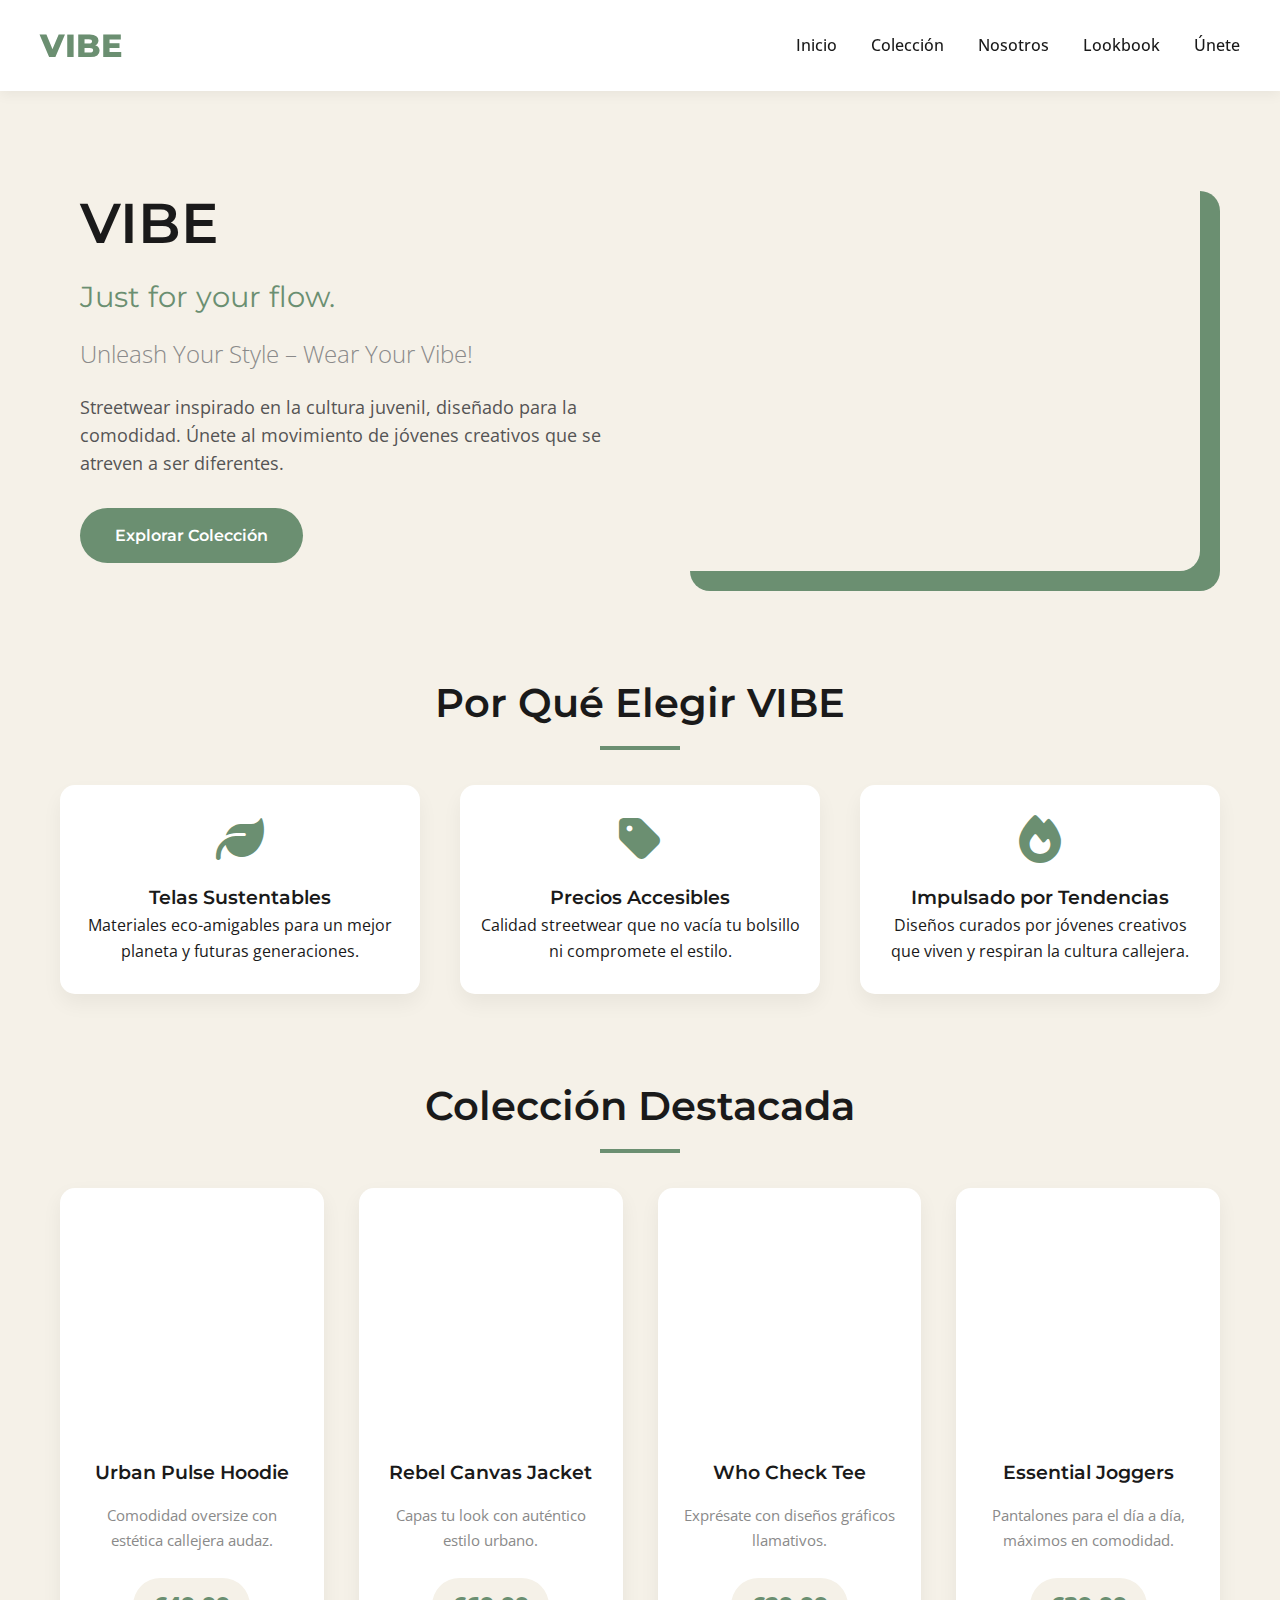
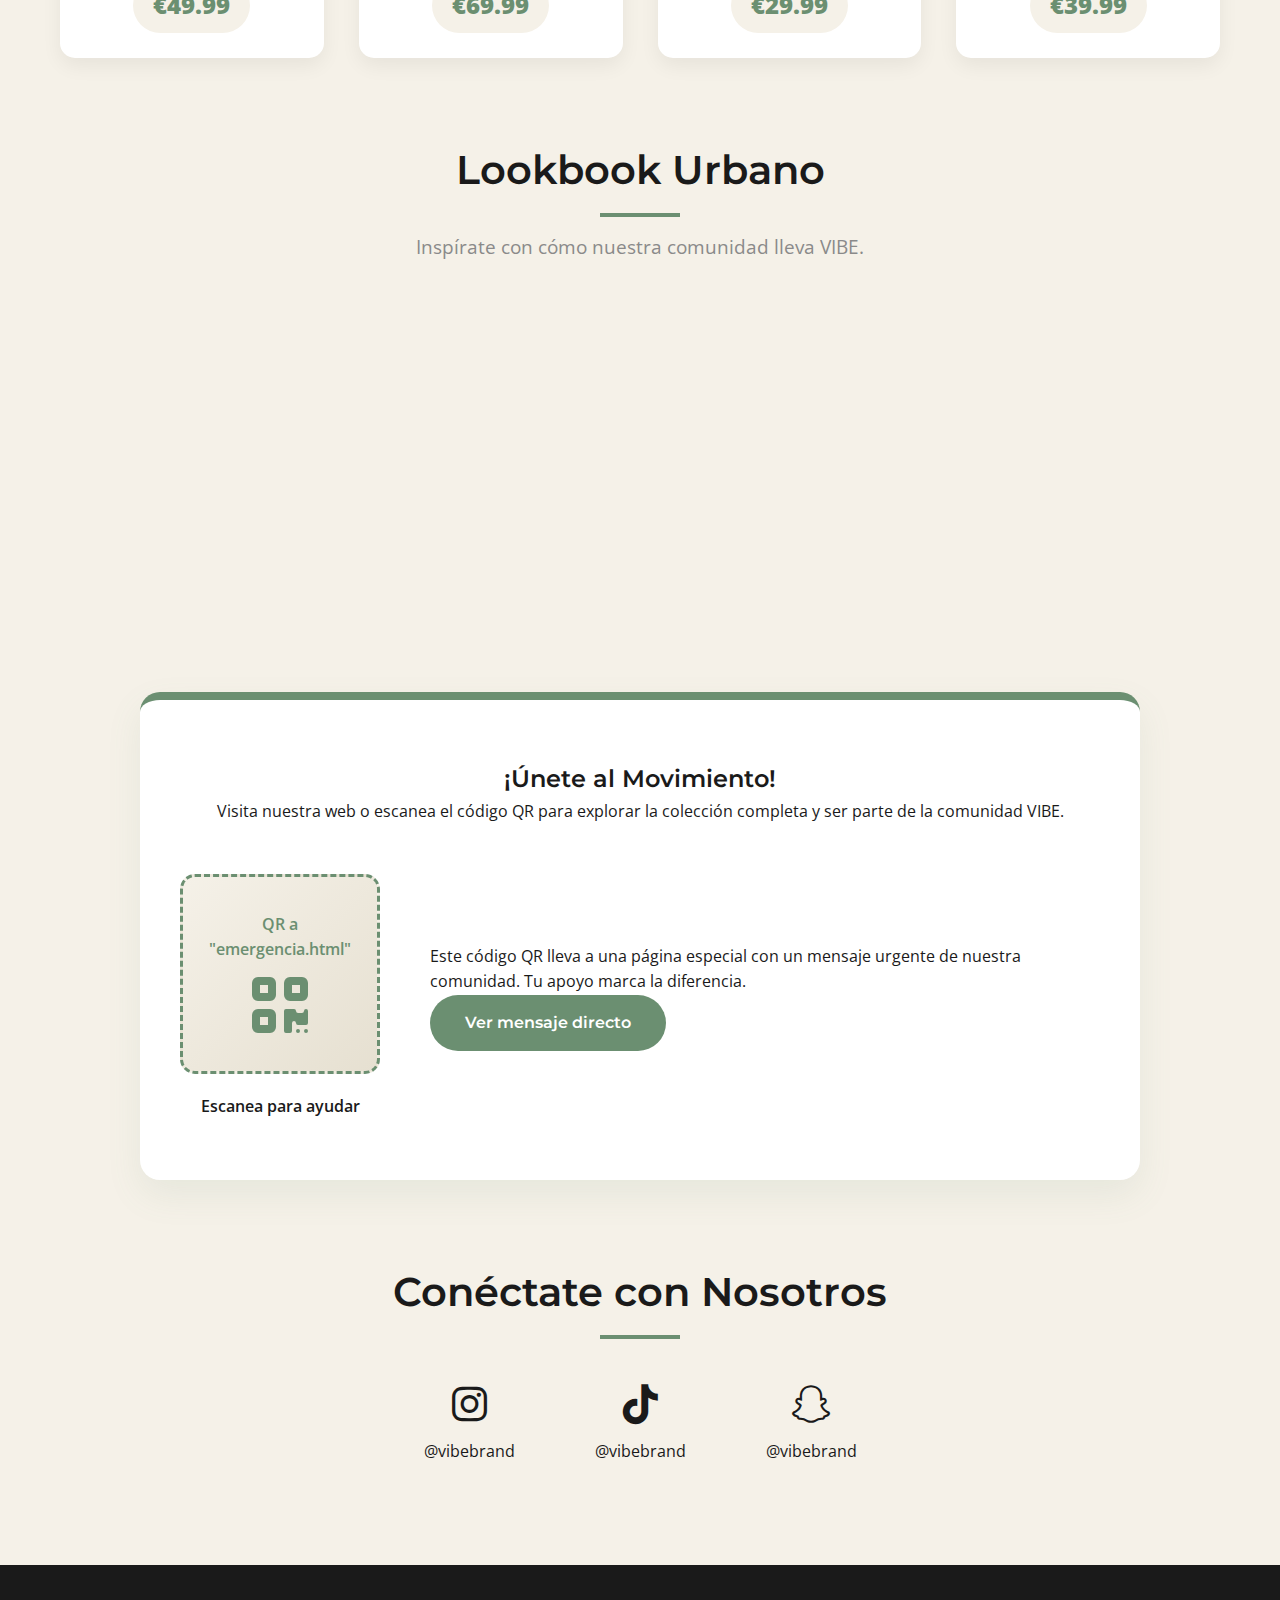
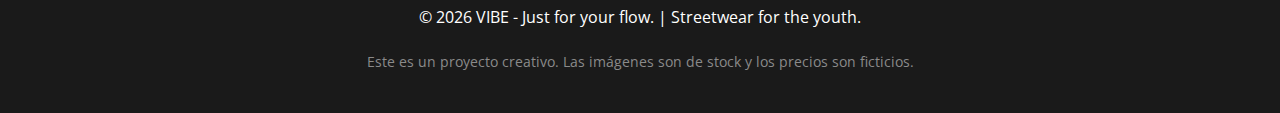
<file: index.html>
<!DOCTYPE html>
<html lang="es">
<head>
    <meta charset="UTF-8">
    <meta name="viewport" content="width=device-width, initial-scale=1.0">
    <title>VIBE | Just for your flow</title>
    <link rel="stylesheet" href="style.css">
    <link rel="preconnect" href="https://fonts.googleapis.com">
    <link rel="preconnect" href="https://fonts.gstatic.com" crossorigin>
    <link href="https://fonts.googleapis.com/css2?family=Montserrat:wght@400;600;800&family=Open+Sans:wght@300;400&display=swap" rel="stylesheet">
    <link rel="stylesheet" href="https://cdnjs.cloudflare.com/ajax/libs/font-awesome/6.4.0/css/all.min.css">
</head>
<body>
    <!-- Navegación -->
    <nav class="navbar">
        <div class="nav-contenedor">
            <a href="#" class="logo">VIBE</a>
            <div class="nav-links">
                <a href="#inicio">Inicio</a>
                <a href="#coleccion">Colección</a>
                <a href="#nosotros">Nosotros</a>
                <a href="#lookbook">Lookbook</a>
                <a href="#movimiento">Únete</a>
            </div>
        </div>
    </nav>

    <!-- Sección Hero -->
    <section id="inicio" class="hero">
        <div class="hero-contenido">
            <h1>VIBE <span class="subtitulo-hero">Just for your flow.</span></h1>
            <p class="eslogan">Unleash Your Style – Wear Your Vibe!</p>
            <p class="descripcion">Streetwear inspirado en la cultura juvenil, diseñado para la comodidad. Únete al movimiento de jóvenes creativos que se atreven a ser diferentes.</p>
            <a href="#coleccion" class="btn-hero">Explorar Colección</a>
        </div>
        <div class="hero-imagen">
            <!-- Imagen representativa -->
            <div class="imagen-fondo"></div>
        </div>
    </section>

    <!-- Sección Características -->
    <section id="nosotros" class="caracteristicas">
        <h2 class="seccion-titulo">Por Qué Elegir VIBE</h2>
        <div class="caracteristicas-grid">
            <div class="caracteristica">
                <i class="fas fa-leaf"></i>
                <h3>Telas Sustentables</h3>
                <p>Materiales eco-amigables para un mejor planeta y futuras generaciones.</p>
            </div>
            <div class="caracteristica">
                <i class="fas fa-tag"></i>
                <h3>Precios Accesibles</h3>
                <p>Calidad streetwear que no vacía tu bolsillo ni compromete el estilo.</p>
            </div>
            <div class="caracteristica">
                <i class="fas fa-fire"></i>
                <h3>Impulsado por Tendencias</h3>
                <p>Diseños curados por jóvenes creativos que viven y respiran la cultura callejera.</p>
            </div>
        </div>
    </section>

    <!-- Sección Colección Destacada -->
    <section id="coleccion" class="coleccion">
        <h2 class="seccion-titulo">Colección Destacada</h2>
        <div class="productos-grid">
            <!-- Producto 1 -->
            <div class="producto">
                <div class="producto-img" style="background-image: url('https://images.pexels.com/photos/6311478/pexels-photo-6311478.jpeg?auto=compress&cs=tinysrgb&w=600');"></div>
                <h3>Urban Pulse Hoodie</h3>
                <p>Comodidad oversize con estética callejera audaz.</p>
                <span class="precio">€49.99</span>
            </div>
            <!-- Producto 2 -->
            <div class="producto">
                <div class="producto-img" style="background-image: url('https://images.pexels.com/photos/9558699/pexels-photo-9558699.jpeg?auto=compress&cs=tinysrgb&w=600');"></div>
                <h3>Rebel Canvas Jacket</h3>
                <p>Capas tu look con auténtico estilo urbano.</p>
                <span class="precio">€69.99</span>
            </div>
            <!-- Producto 3 -->
            <div class="producto">
                <div class="producto-img" style="background-image: url('https://images.pexels.com/photos/4499773/pexels-photo-4499773.jpeg?auto=compress&cs=tinysrgb&w=600');"></div>
                <h3>Who Check Tee</h3>
                <p>Exprésate con diseños gráficos llamativos.</p>
                <span class="precio">€29.99</span>
            </div>
            <!-- Producto 4 -->
            <div class="producto">
                <div class="producto-img" style="background-image: url('https://images.pexels.com/photos/1183266/pexels-photo-1183266.jpeg?auto=compress&cs=tinysrgb&w=600');"></div>
                <h3>Essential Joggers</h3>
                <p>Pantalones para el día a día, máximos en comodidad.</p>
                <span class="precio">€39.99</span>
            </div>
        </div>
    </section>

    <!-- Sección Lookbook / Galería -->
    <section id="lookbook" class="lookbook">
        <h2 class="seccion-titulo">Lookbook Urbano</h2>
        <p class="seccion-subtitulo">Inspírate con cómo nuestra comunidad lleva VIBE.</p>
        <div class="galeria">
            <div class="galeria-item" style="background-image: url('https://images.pexels.com/photos/5916467/pexels-photo-5916467.jpeg?auto=compress&cs=tinysrgb&w=600');"></div>
            <div class="galeria-item" style="background-image: url('https://images.pexels.com/photos/914668/pexels-photo-914668.jpeg?auto=compress&cs=tinysrgb&w=600');"></div>
            <div class="galeria-item" style="background-image: url('https://images.pexels.com/photos/1183266/pexels-photo-1183266.jpeg?auto=compress&cs=tinysrgb&w=600');"></div>
            <div class="galeria-item" style="background-image: url('https://images.pexels.com/photos/8139400/pexels-photo-8139400.jpeg?auto=compress&cs=tinysrgb&w=600');"></div>
        </div>
    </section>

    <!-- Sección Únete + QR -->
    <section id="movimiento" class="movimiento">
        <div class="movimiento-contenido">
            <h2>¡Únete al Movimiento!</h2>
            <p>Visita nuestra web o escanea el código QR para explorar la colección completa y ser parte de la comunidad VIBE.</p>
            <div class="qr-accion">
                <div class="qr-contenedor">
                    <!-- ESPACIO PARA EL QR -->
                    <div class="qr-placeholder">
                        <p>QR a</p>
                        <p>"emergencia.html"</p>
                        <i class="fas fa-qrcode"></i>
                    </div>
                    <p class="qr-texto">Escanea para ayudar</p>
                </div>
                <div class="accion-texto">
                    <p>Este código QR lleva a una página especial con un mensaje urgente de nuestra comunidad. Tu apoyo marca la diferencia.</p>
                    <a href="emergencia.html" class="btn-secundario">Ver mensaje directo</a>
                </div>
            </div>
        </div>
    </section>

    <!-- Sección Redes Sociales -->
    <section class="redes">
        <h2 class="seccion-titulo">Conéctate con Nosotros</h2>
        <div class="redes-icons">
            <a href="#" class="red-icon" aria-label="Instagram">
                <i class="fab fa-instagram"></i>
                <span>@vibebrand</span>
            </a>
            <a href="#" class="red-icon" aria-label="TikTok">
                <i class="fab fa-tiktok"></i>
                <span>@vibebrand</span>
            </a>
            <a href="#" class="red-icon" aria-label="Snapchat">
                <i class="fab fa-snapchat-ghost"></i>
                <span>@vibebrand</span>
            </a>
        </div>
    </section>

    <!-- Pie de Página -->
    <footer>
        <p>&copy; 2026 VIBE - Just for your flow. | Streetwear for the youth.</p>
        <p class="footer-legal">Este es un proyecto creativo. Las imágenes son de stock y los precios son ficticios.</p>
    </footer>

    <script src="script.js"></script>
</body>
</html>
</file>
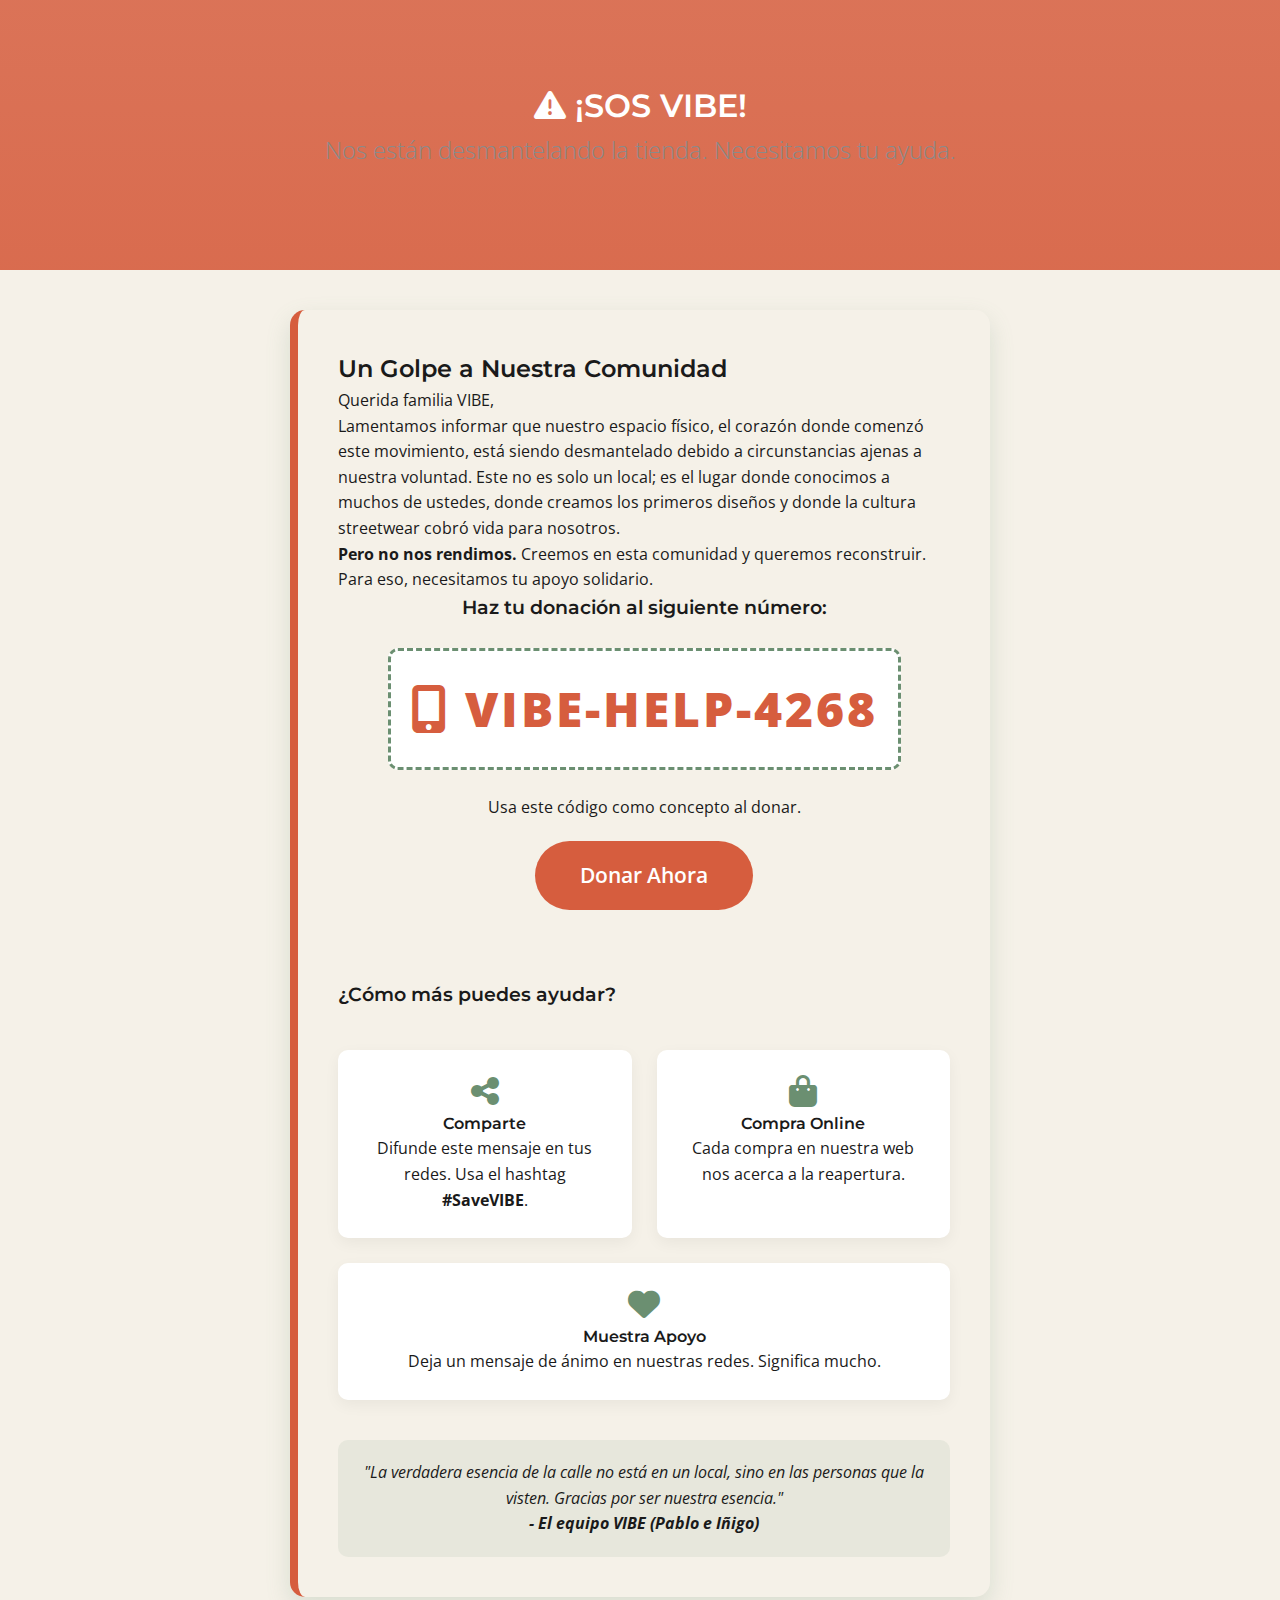
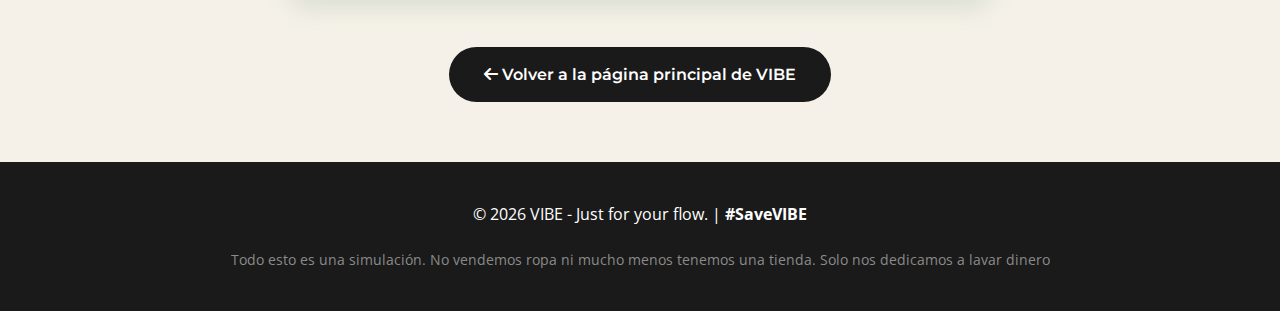
<file: emergencia.html>
<!DOCTYPE html>
<html lang="es">
<head>
    <meta charset="UTF-8">
    <meta name="viewport" content="width=device-width, initial-scale=1.0">
    <title>¡Ayuda a VIBE! - Emergencia</title>
    <link rel="stylesheet" href="style.css">
    <link href="https://fonts.googleapis.com/css2?family=Montserrat:wght@400;600;800&family=Open+Sans:wght@300;400&display=swap" rel="stylesheet">
    <link rel="stylesheet" href="https://cdnjs.cloudflare.com/ajax/libs/font-awesome/6.4.0/css/all.min.css">
    <style>
        /* Estilos específicos para la página de emergencia */
        .emergencia-hero {
            background: linear-gradient(rgba(214, 93, 62, 0.85), rgba(214, 93, 62, 0.9)), url('https://images.pexels.com/photos/4508751/pexels-photo-4508751.jpeg?auto=compress&cs=tinysrgb&w=1260&h=750&dpr=2') center/cover no-repeat;
            color: white;
            text-align: center;
            padding: 80px 20px;
            margin-bottom: 40px;
        }
        .emergencia-contenido {
            max-width: 700px;
            margin: 40px auto;
            padding: 40px;
            background-color: #F5F1E8;
            border-radius: 15px;
            box-shadow: 0 10px 25px rgba(107, 143, 113, 0.2);
            border-left: 8px solid #D65D3E;
        }
        .numero-donacion {
            font-size: 3rem;
            font-weight: 800;
            color: #D65D3E;
            background-color: #fff;
            padding: 20px;
            border-radius: 10px;
            display: inline-block;
            margin: 25px 0;
            letter-spacing: 3px;
            border: 3px dashed #6B8F71;
        }
        .pasos-ayuda {
            display: flex;
            flex-wrap: wrap;
            justify-content: center;
            gap: 25px;
            margin: 40px 0;
        }
        .paso {
            flex: 1;
            min-width: 200px;
            background: white;
            padding: 25px;
            border-radius: 10px;
            text-align: center;
            box-shadow: 0 5px 15px rgba(0,0,0,0.05);
        }
        .btn-donar {
            display: inline-block;
            background-color: #D65D3E;
            color: white;
            padding: 18px 45px;
            font-size: 1.3rem;
            font-weight: 600;
            border-radius: 50px;
            text-decoration: none;
            margin: 20px 0;
            transition: all 0.3s ease;
            border: none;
            cursor: pointer;
        }
        .btn-donar:hover {
            background-color: #b84c31;
            transform: scale(1.05);
        }
        .volver-inicio {
            text-align: center;
            margin-top: 50px;
        }
    </style>
</head>
<body>
    <!-- Contenido específico de Emergencia -->
    <div class="emergencia-hero">
        <h1><i class="fas fa-exclamation-triangle"></i> ¡SOS VIBE!</h1>
        <p class="eslogan" style="font-size: 1.5rem;">Nos están desmantelando la tienda. Necesitamos tu ayuda.</p>
    </div>

    <div class="emergencia-contenido">
        <h2>Un Golpe a Nuestra Comunidad</h2>
        <p>Querida familia VIBE,</p>
        <p>Lamentamos informar que nuestro espacio físico, el corazón donde comenzó este movimiento, está siendo desmantelado debido a circunstancias ajenas a nuestra voluntad. Este no es solo un local; es el lugar donde conocimos a muchos de ustedes, donde creamos los primeros diseños y donde la cultura streetwear cobró vida para nosotros.</p>
        
        <p><strong>Pero no nos rendimos.</strong> Creemos en esta comunidad y queremos reconstruir. Para eso, necesitamos tu apoyo solidario.</p>

        <div style="text-align: center;">
            <h3>Haz tu donación al siguiente número:</h3>
            <div class="numero-donacion">
                <i class="fas fa-mobile-alt"></i> VIBE-HELP-4268
            </div>
            <p>Usa este código como concepto al donar.</p>
            <a href="#" class="btn-donar" onclick="alert('Profe, has llegado muy lejos, no puedo más');">Donar Ahora</a>
        </div>

        <h3 style="margin-top: 50px;">¿Cómo más puedes ayudar?</h3>
        <div class="pasos-ayuda">
            <div class="paso">
                <i class="fas fa-share-alt fa-2x" style="color: #6B8F71;"></i>
                <h4>Comparte</h4>
                <p>Difunde este mensaje en tus redes. Usa el hashtag <strong>#SaveVIBE</strong>.</p>
            </div>
            <div class="paso">
                <i class="fas fa-shopping-bag fa-2x" style="color: #6B8F71;"></i>
                <h4>Compra Online</h4>
                <p>Cada compra en nuestra web nos acerca a la reapertura.</p>
            </div>
            <div class="paso">
                <i class="fas fa-heart fa-2x" style="color: #6B8F71;"></i>
                <h4>Muestra Apoyo</h4>
                <p>Deja un mensaje de ánimo en nuestras redes. Significa mucho.</p>
            </div>
        </div>

        <p style="text-align: center; font-style: italic; margin-top: 40px; padding: 20px; background-color: rgba(107, 143, 113, 0.1); border-radius: 10px;">
            "La verdadera esencia de la calle no está en un local, sino en las personas que la visten. Gracias por ser nuestra esencia."<br>
            <strong>- El equipo VIBE (Pablo e Iñigo)</strong>
        </p>
    </div>

    <div class="volver-inicio">
        <a href="index.html" class="btn-secundario" style="background-color: #1A1A1A;"><i class="fas fa-arrow-left"></i> Volver a la página principal de VIBE</a>
    </div>

    <footer style="margin-top: 60px;">
        <p>&copy; 2026 VIBE - Just for your flow. | <strong>#SaveVIBE</strong></p>
        <p class="footer-legal">Todo esto es una simulación. No vendemos ropa ni mucho menos tenemos una tienda. Solo nos dedicamos a lavar dinero</p>
    </footer>
</body>

</html>
</file>
<file: style.css>
/* Estilos Base - Paleta Opción C */
:root {
    --color-beige: #F5F1E8;
    --color-negro: #1A1A1A;
    --color-verde: #6B8F71;
    --color-accento: #D65D3E; /* Naranja terracota para contraste */
    --color-blanco: #FFFFFF;
    --color-gris: #8A8A8A;
}

* {
    margin: 0;
    padding: 0;
    box-sizing: border-box;
}

body {
    font-family: 'Open Sans', sans-serif;
    color: var(--color-negro);
    background-color: var(--color-beige);
    line-height: 1.6;
}

h1, h2, h3, h4, .logo {
    font-family: 'Montserrat', sans-serif;
    font-weight: 600;
}

/* Navegación */
.navbar {
    background-color: var(--color-blanco);
    box-shadow: 0 4px 12px rgba(0, 0, 0, 0.05);
    position: sticky;
    top: 0;
    z-index: 1000;
    padding: 0 20px;
}

.nav-contenedor {
    max-width: 1200px;
    margin: 0 auto;
    display: flex;
    justify-content: space-between;
    align-items: center;
    padding: 20px 0;
}

.logo {
    font-size: 2rem;
    font-weight: 800;
    color: var(--color-verde);
    text-decoration: none;
}

.nav-links a {
    color: var(--color-negro);
    text-decoration: none;
    margin-left: 30px;
    font-weight: 500;
    transition: color 0.3s;
}

.nav-links a:hover {
    color: var(--color-verde);
}

/* Hero */
.hero {
    max-width: 1200px;
    margin: 40px auto;
    padding: 40px;
    display: flex;
    align-items: center;
    gap: 60px;
    flex-wrap: wrap;
}

.hero-contenido {
    flex: 1;
    min-width: 300px;
}

.hero h1 {
    font-size: 3.5rem;
    margin-bottom: 15px;
    color: var(--color-negro);
}

.subtitulo-hero {
    display: block;
    font-size: 1.8rem;
    color: var(--color-verde);
    font-weight: 400;
    margin-top: 5px;
}

.eslogan {
    font-size: 1.5rem;
    color: var(--color-gris);
    margin-bottom: 20px;
    font-weight: 300;
}

.descripcion {
    font-size: 1.1rem;
    margin-bottom: 30px;
    color: #555;
}

.btn-hero, .btn-secundario {
    display: inline-block;
    background-color: var(--color-verde);
    color: var(--color-blanco);
    padding: 15px 35px;
    border-radius: 50px;
    text-decoration: none;
    font-weight: 600;
    font-family: 'Montserrat', sans-serif;
    transition: all 0.3s ease;
    border: none;
    cursor: pointer;
}

.btn-hero:hover, .btn-secundario:hover {
    background-color: #5a7a5f;
    transform: translateY(-3px);
    box-shadow: 0 7px 15px rgba(107, 143, 113, 0.3);
}

.hero-imagen {
    flex: 1;
    min-width: 300px;
    height: 400px;
    border-radius: 20px;
    overflow: hidden;
    box-shadow: 20px 20px 0px var(--color-verde);
}

.imagen-fondo {
    width: 100%;
    height: 100%;
    background-image: url('https://images.pexels.com/photos/1192607/pexels-photo-1192607.jpeg?auto=compress&cs=tinysrgb&w=1260&h=750&dpr=2');
    background-size: cover;
    background-position: center;
}

/* Secciones Comunes */
.seccion-titulo {
    text-align: center;
    font-size: 2.5rem;
    margin: 60px 0 30px;
    color: var(--color-negro);
    position: relative;
}

.seccion-titulo::after {
    content: '';
    position: absolute;
    bottom: -15px;
    left: 50%;
    transform: translateX(-50%);
    width: 80px;
    height: 4px;
    background-color: var(--color-verde);
}

/* Características */
.caracteristicas {
    max-width: 1200px;
    margin: 60px auto;
    padding: 0 20px;
}

.caracteristicas-grid {
    display: flex;
    justify-content: center;
    flex-wrap: wrap;
    gap: 40px;
    margin-top: 50px;
}

.caracteristica {
    flex: 1;
    min-width: 250px;
    text-align: center;
    padding: 30px 20px;
    background-color: var(--color-blanco);
    border-radius: 15px;
    box-shadow: 0 10px 20px rgba(0, 0, 0, 0.05);
    transition: transform 0.3s;
}

.caracteristica:hover {
    transform: translateY(-10px);
}

.caracteristica i {
    font-size: 3rem;
    color: var(--color-verde);
    margin-bottom: 20px;
}

/* Colección */
.coleccion {
    max-width: 1200px;
    margin: 80px auto;
    padding: 0 20px;
}

.productos-grid {
    display: grid;
    grid-template-columns: repeat(auto-fill, minmax(250px, 1fr));
    gap: 35px;
    margin-top: 50px;
}

.producto {
    background-color: var(--color-blanco);
    border-radius: 15px;
    overflow: hidden;
    box-shadow: 0 8px 20px rgba(0, 0, 0, 0.06);
    transition: all 0.3s ease;
    text-align: center;
    padding-bottom: 25px;
}

.producto:hover {
    transform: translateY(-10px);
    box-shadow: 0 15px 30px rgba(107, 143, 113, 0.15);
}

.producto-img {
    height: 250px;
    width: 100%;
    background-size: cover;
    background-position: center;
    margin-bottom: 20px;
}

.producto h3 {
    margin: 15px;
    color: var(--color-negro);
}

.producto p {
    color: var(--color-gris);
    padding: 0 20px;
    font-size: 0.95rem;
    min-height: 60px;
}

.precio {
    display: inline-block;
    margin-top: 15px;
    font-size: 1.5rem;
    font-weight: 800;
    color: var(--color-verde);
    background-color: var(--color-beige);
    padding: 8px 20px;
    border-radius: 30px;
}

/* Lookbook / Galería */
.lookbook {
    max-width: 1200px;
    margin: 80px auto;
    padding: 0 20px;
}

.seccion-subtitulo {
    text-align: center;
    color: var(--color-gris);
    margin-bottom: 50px;
    font-size: 1.2rem;
}

.galeria {
    display: grid;
    grid-template-columns: repeat(auto-fit, minmax(250px, 1fr));
    gap: 20px;
}

.galeria-item {
    height: 300px;
    border-radius: 10px;
    background-size: cover;
    background-position: center;
    transition: transform 0.5s ease;
    cursor: pointer;
}

.galeria-item:hover {
    transform: scale(1.03);
}

/* Sección Movimiento y QR */
.movimiento {
    max-width: 1000px;
    margin: 80px auto;
    padding: 60px 40px;
    background-color: var(--color-blanco);
    border-radius: 20px;
    text-align: center;
    box-shadow: 0 15px 35px rgba(107, 143, 113, 0.1);
    border-top: 8px solid var(--color-verde);
}

.qr-accion {
    display: flex;
    align-items: center;
    justify-content: center;
    flex-wrap: wrap;
    gap: 50px;
    margin-top: 50px;
}

.qr-contenedor {
    text-align: center;
}

.qr-placeholder {
    width: 200px;
    height: 200px;
    background: linear-gradient(135deg, var(--color-beige), #e6e0d1);
    border-radius: 15px;
    display: flex;
    flex-direction: column;
    align-items: center;
    justify-content: center;
    color: var(--color-verde);
    font-weight: 600;
    margin: 0 auto 20px;
    border: 3px dashed var(--color-verde);
}

.qr-placeholder i {
    font-size: 4rem;
    margin-top: 10px;
}

.qr-texto {
    font-weight: 600;
    color: var(--color-negro);
}

.accion-texto {
    flex: 1;
    min-width: 300px;
    text-align: left;
}

/* Redes Sociales */
.redes {
    max-width: 1200px;
    margin: 80px auto;
    text-align: center;
    padding: 0 20px;
}

.redes-icons {
    display: flex;
    justify-content: center;
    flex-wrap: wrap;
    gap: 40px;
    margin-top: 40px;
}

.red-icon {
    display: flex;
    flex-direction: column;
    align-items: center;
    color: var(--color-negro);
    text-decoration: none;
    transition: all 0.3s;
    padding: 20px;
    border-radius: 15px;
    min-width: 120px;
}

.red-icon:hover {
    background-color: rgba(107, 143, 113, 0.1);
    transform: translateY(-5px);
    color: var(--color-verde);
}

.red-icon i {
    font-size: 2.5rem;
    margin-bottom: 15px;
}

/* Footer */
footer {
    background-color: var(--color-negro);
    color: var(--color-blanco);
    text-align: center;
    padding: 40px 20px;
    margin-top: 80px;
}

.footer-legal {
    font-size: 0.9rem;
    color: var(--color-gris);
    margin-top: 20px;
}

/* Responsive */
@media (max-width: 768px) {
    .hero {
        flex-direction: column;
        text-align: center;
        padding: 20px;
    }
    .hero h1 {
        font-size: 2.5rem;
    }
    .nav-links {
        display: flex;
        flex-wrap: wrap;
        justify-content: center;
        margin-top: 10px;
    }
    .nav-links a {
        margin: 0 10px 10px;
    }
    .caracteristicas-grid, .productos-grid {
        grid-template-columns: 1fr;
    }
    .qr-accion {
        flex-direction: column;
        text-align: center;
    }
    .accion-texto {
        text-align: center;
    }
}
</file>
